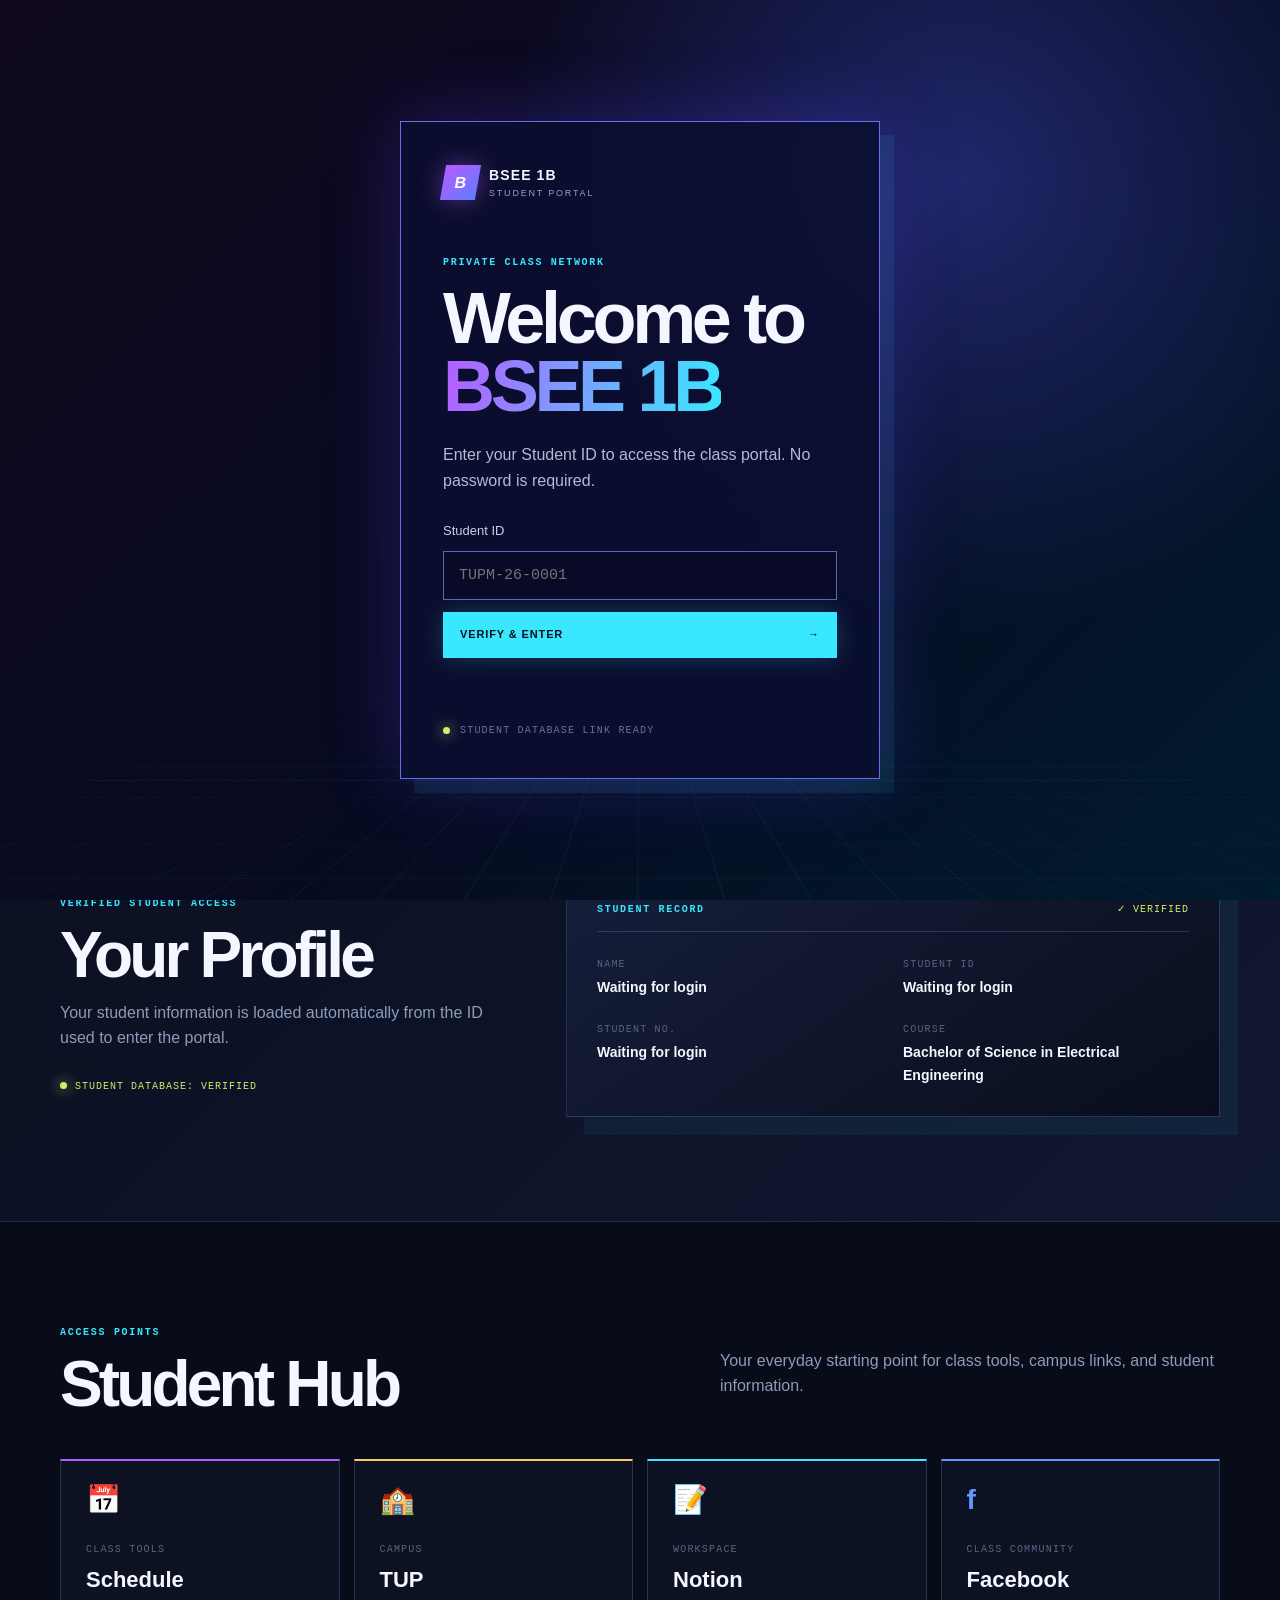
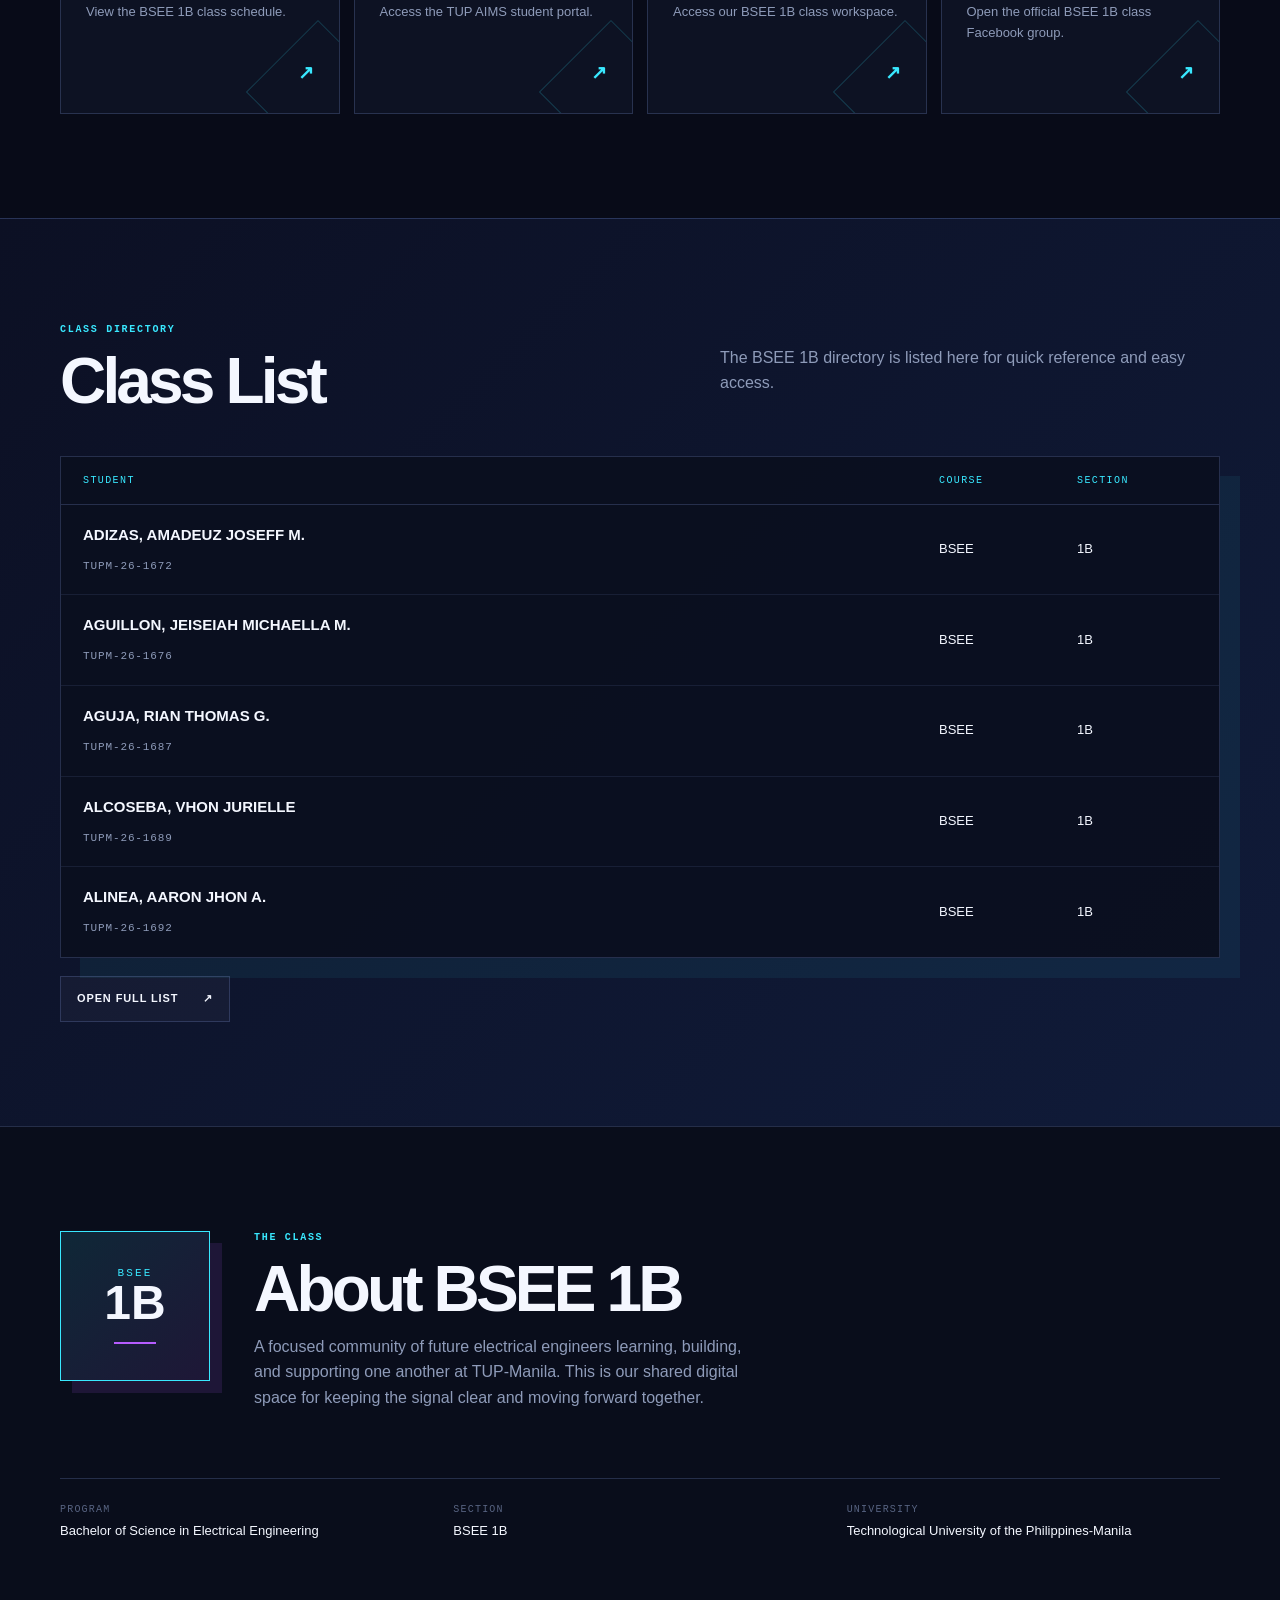
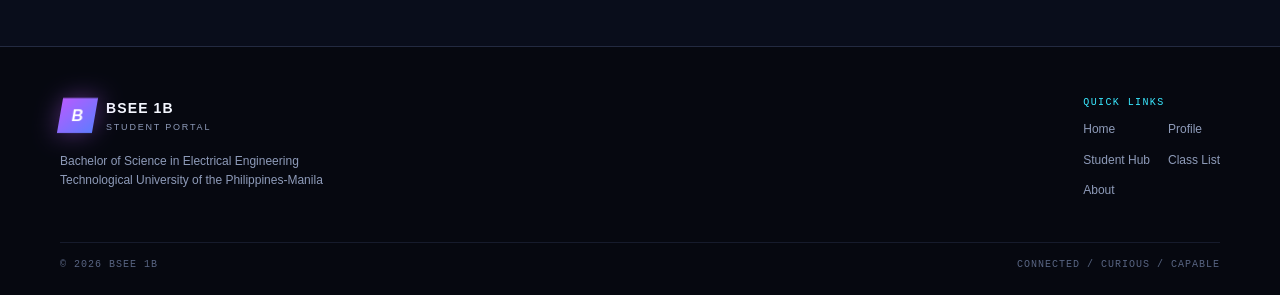
<file: index.html>
<!doctype html>
<html lang="en">
<head>
  <meta charset="UTF-8">
  <meta name="viewport" content="width=device-width, initial-scale=1.0">
  <meta name="theme-color" content="#080b2e">
  <meta name="description" content="BSEE 1B student portal for the Technological University of the Philippines-Manila.">
  <title>BSEE 1B | Student Portal</title>
  <link rel="stylesheet" href="css/style.css">
  <link rel="stylesheet" href="css/access.css">
  <link rel="stylesheet" href="css/responsive.css">
</head>
<body class="gate-locked">
<section class="access-gate" id="accessGate" aria-labelledby="accessTitle"><div class="gate-grid"></div><div class="gate-card"><div class="gate-brand"><span class="brand-mark">B</span><span><strong>BSEE 1B</strong><small>STUDENT PORTAL</small></span></div><p class="eyebrow">PRIVATE CLASS NETWORK</p><h1 id="accessTitle">Welcome to<br><span>BSEE 1B</span></h1><p class="gate-copy">Enter your Student ID to access the class portal. No password is required.</p><form id="accessForm" novalidate><label for="accessStudentId">Student ID</label><input id="accessStudentId" type="text" placeholder="TUPM-26-0001" autocomplete="off" required><button class="button button-primary" type="submit">Verify &amp; Enter <span>&#8594;</span></button><p class="gate-message" id="gateMessage" role="status"></p></form><div class="gate-foot"><span class="status-dot"></span>STUDENT DATABASE LINK READY</div></div></section>
<header class="site-header"><nav class="nav shell" aria-label="Main navigation">
  <a class="brand" href="#home"><span class="brand-mark">B</span><span><strong>BSEE 1B</strong><small>STUDENT PORTAL</small></span></a>
  <button class="menu-toggle" id="menuToggle" type="button" aria-label="Open navigation" aria-expanded="false"><span></span><span></span><span></span></button>
  <div class="nav-links" id="navLinks"><a href="#home">Home</a><a href="#profile">Profile</a><a href="#hub">Student Hub</a><a href="#class-list">Class List</a><a href="#about">About</a></div>
</nav></header>
<main>
<section class="hero" id="home"><div class="hero-grid"></div><div class="orbit orbit-one"></div><div class="orbit orbit-two"></div><div class="shell hero-content"><p class="eyebrow"><span class="status-dot"></span>CLASS NETWORK / 2026-2027</p><h1>BSEE <span>1B</span></h1><p class="hero-program">Bachelor of Science in Electrical Engineering</p><p class="hero-university">Technological University of the Philippines-Manila</p><p class="hero-copy">Welcome to the BSEE 1B student hub - a central place for our class schedule, resources, announcements, and student information.</p><a class="button button-primary" href="#profile">View Your Profile <span aria-hidden="true">&#8594;</span></a><div class="hero-foot"><span>01 / 05</span><i></i><span>BUILD THE CIRCUIT</span></div></div></section>
<section class="section profile-section" id="profile"><div class="shell profile-layout"><div class="profile-intro"><p class="eyebrow">VERIFIED STUDENT ACCESS</p><h2 id="profileName">Your Profile</h2><p>Your student information is loaded automatically from the ID used to enter the portal.</p><div class="profile-signal"><span></span>STUDENT DATABASE: VERIFIED</div></div><div class="profile-panel"><div class="result-top"><span class="eyebrow">STUDENT RECORD</span><span class="verified">&#10003; VERIFIED</span></div><div class="result-data"><div><span>NAME</span><strong id="profileNameDetail">Waiting for login</strong></div><div><span>STUDENT ID</span><strong id="profileStudentId">Waiting for login</strong></div><div><span>STUDENT NO.</span><strong id="profileStudentNo">Waiting for login</strong></div><div><span>COURSE</span><strong>Bachelor of Science in Electrical Engineering</strong></div></div></div></div></section>
<section class="section hub-section" id="hub"><div class="shell"><div class="section-heading"><div><p class="eyebrow">ACCESS POINTS</p><h2>Student Hub</h2></div><p>Your everyday starting point for class tools, campus links, and student information.</p></div><div class="hub-grid">
<a class="feature-card" data-link="schedule" href="#"><span class="card-icon">&#128197;</span><span class="card-label">CLASS TOOLS</span><h3>Schedule</h3><p>View the BSEE 1B class schedule.</p><b class="card-arrow">&#8599;</b></a>
<a class="feature-card gold" href="https://ers.tup.edu.ph/aims/students/" target="_blank" rel="noopener noreferrer"><span class="card-icon">&#127979;</span><span class="card-label">CAMPUS</span><h3>TUP</h3><p>Access the TUP AIMS student portal.</p><b class="card-arrow">&#8599;</b></a>
<a class="feature-card cyan" data-link="notion" href="#"><span class="card-icon">&#128221;</span><span class="card-label">WORKSPACE</span><h3>Notion</h3><p>Access our BSEE 1B class workspace.</p><b class="card-arrow">&#8599;</b></a>
<a class="feature-card blue" data-link="facebook" href="#"><span class="card-icon">f</span><span class="card-label">CLASS COMMUNITY</span><h3>Facebook</h3><p>Open the official BSEE 1B class Facebook group.</p><b class="card-arrow">&#8599;</b></a>
</div></div></section>
<section class="section class-list-section" id="class-list"><div class="shell"><div class="section-heading"><div><p class="eyebrow">CLASS DIRECTORY</p><h2>Class List</h2></div><p>The BSEE 1B directory is listed here for quick reference and easy access.</p></div><div class="class-list-panel" aria-label="BSEE 1B class list">
  <div class="class-list-header"><span>Student</span><span>Course</span><span>Section</span></div>
  <div class="class-list-row"><div class="student-meta"><strong>ADIZAS, AMADEUZ JOSEFF M.</strong><small>TUPM-26-1672</small></div><span>BSEE</span><span>1B</span></div>
  <div class="class-list-row"><div class="student-meta"><strong>AGUILLON, JEISEIAH MICHAELLA M.</strong><small>TUPM-26-1676</small></div><span>BSEE</span><span>1B</span></div>
  <div class="class-list-row"><div class="student-meta"><strong>AGUJA, RIAN THOMAS G.</strong><small>TUPM-26-1687</small></div><span>BSEE</span><span>1B</span></div>
  <div class="class-list-row"><div class="student-meta"><strong>ALCOSEBA, VHON JURIELLE</strong><small>TUPM-26-1689</small></div><span>BSEE</span><span>1B</span></div>
  <div class="class-list-row"><div class="student-meta"><strong>ALINEA, AARON JHON A.</strong><small>TUPM-26-1692</small></div><span>BSEE</span><span>1B</span></div>
</div><div class="class-list-actions"><a class="button button-quiet" href="class-list.html" target="_blank" rel="noopener noreferrer">Open Full List <span>&#8599;</span></a></div></div></section>
<section class="section about-section" id="about"><div class="shell about-layout"><div class="class-badge"><span>BSEE</span><strong>1B</strong><i></i></div><div><p class="eyebrow">THE CLASS</p><h2>About BSEE 1B</h2><p class="about-copy">A focused community of future electrical engineers learning, building, and supporting one another at TUP-Manila. This is our shared digital space for keeping the signal clear and moving forward together.</p></div><dl class="about-facts"><div><dt>PROGRAM</dt><dd>Bachelor of Science in Electrical Engineering</dd></div><div><dt>SECTION</dt><dd>BSEE 1B</dd></div><div><dt>UNIVERSITY</dt><dd>Technological University of the Philippines-Manila</dd></div></dl></div></section>
</main>
<footer class="site-footer"><div class="shell footer-layout"><div><a class="brand" href="#home"><span class="brand-mark">B</span><span><strong>BSEE 1B</strong><small>STUDENT PORTAL</small></span></a><p>Bachelor of Science in Electrical Engineering<br>Technological University of the Philippines-Manila</p></div><div class="footer-nav"><span>QUICK LINKS</span><a href="#home">Home</a><a href="#profile">Profile</a><a href="#hub">Student Hub</a><a href="#class-list">Class List</a><a href="#about">About</a></div></div><div class="shell footer-bottom"><span>&copy; 2026 BSEE 1B</span><span>CONNECTED / CURIOUS / CAPABLE</span></div></footer>
<div class="dialog-backdrop hidden" id="scheduleDialog" role="dialog" aria-modal="true" aria-labelledby="scheduleDialogTitle"><div class="choice-dialog"><button class="dialog-close" id="closeScheduleDialog" type="button" aria-label="Close">&times;</button><p class="eyebrow">CLASS TOOL</p><h2 id="scheduleDialogTitle">Schedule App Room</h2><p>Enter this room code in the BSEE 1B schedule app to open your class schedule.</p><div class="schedule-room-box"><span>Room Code</span><strong id="scheduleRoomCode">NFKN</strong></div><div class="choice-actions"><a class="button button-primary" id="scheduleDownloadLink" href="https://play.google.com/store/apps/details?id=com.ici.mysched" target="_blank" rel="noopener noreferrer">Open App <span>&#8599;</span></a></div><small class="dialog-note">Android app package: com.ici.mysched</small></div></div>
<script src="js/script.js"></script>
</body></html>
</file>
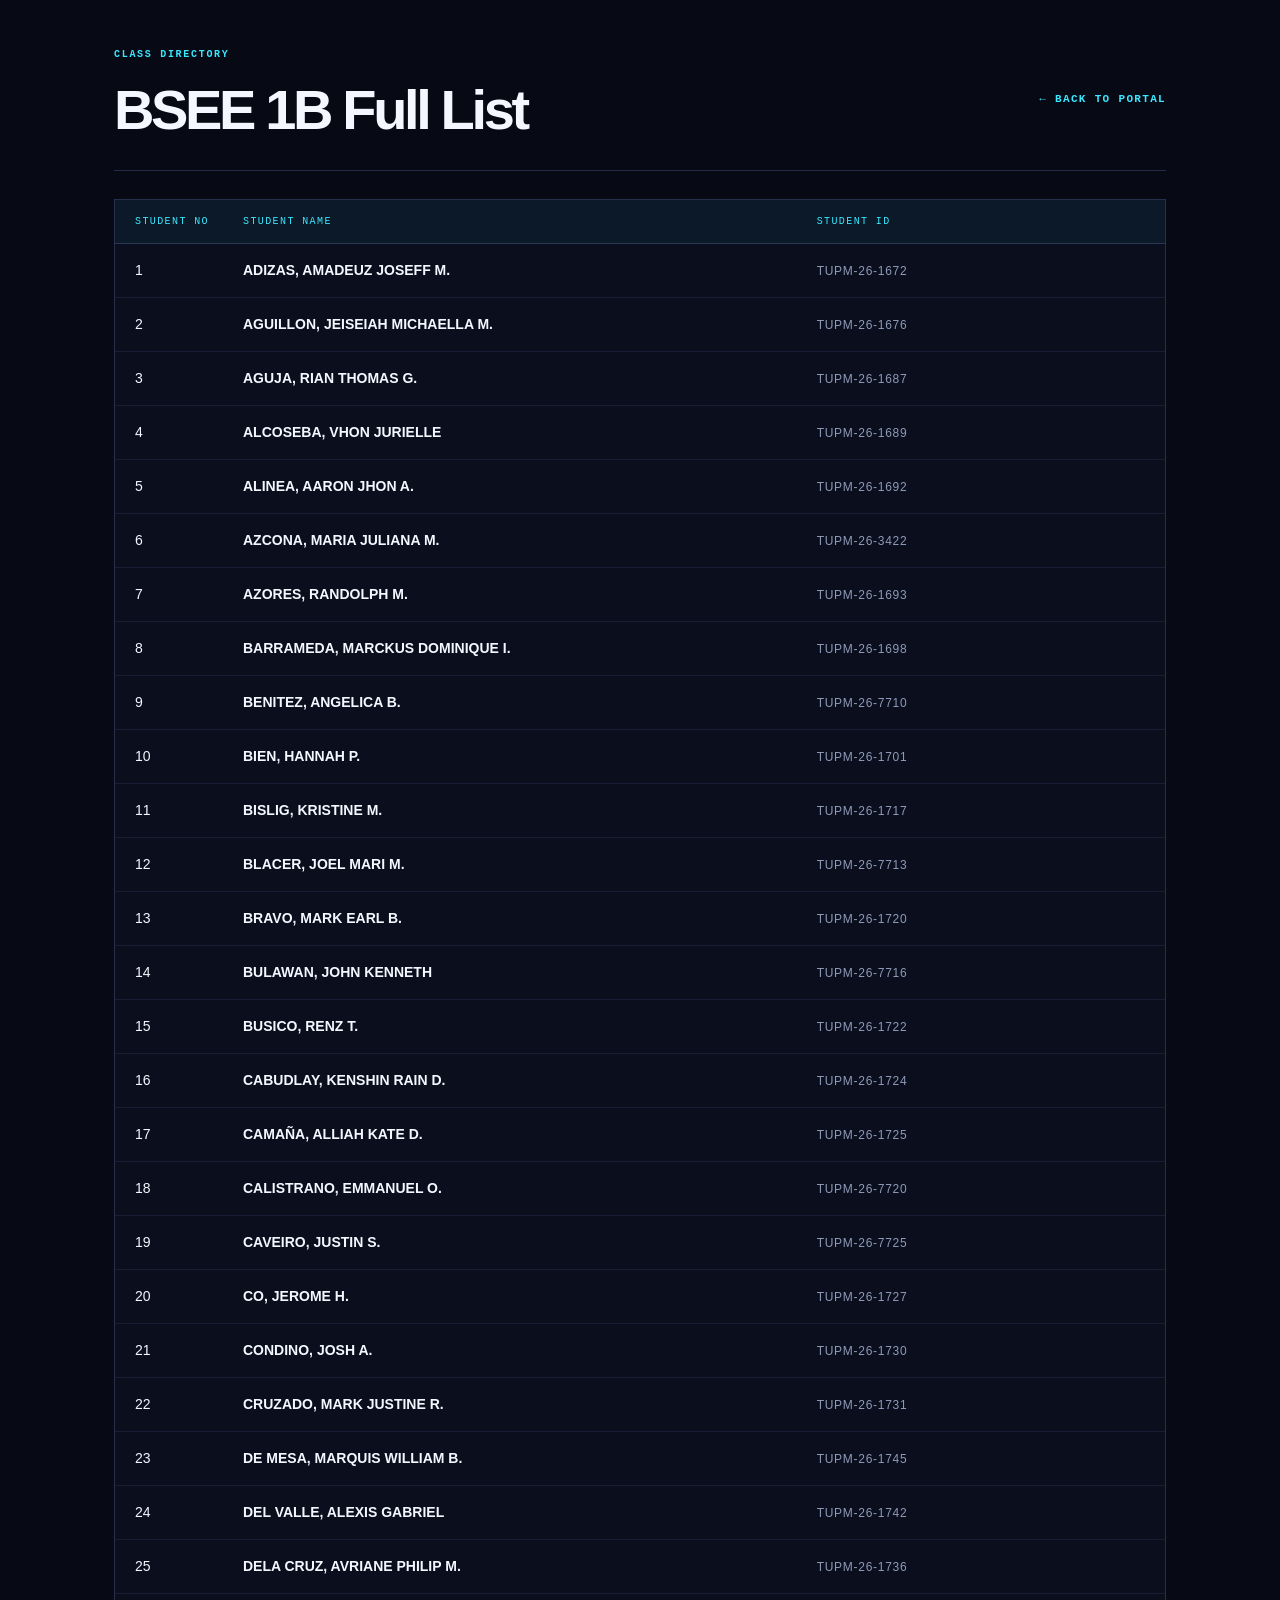
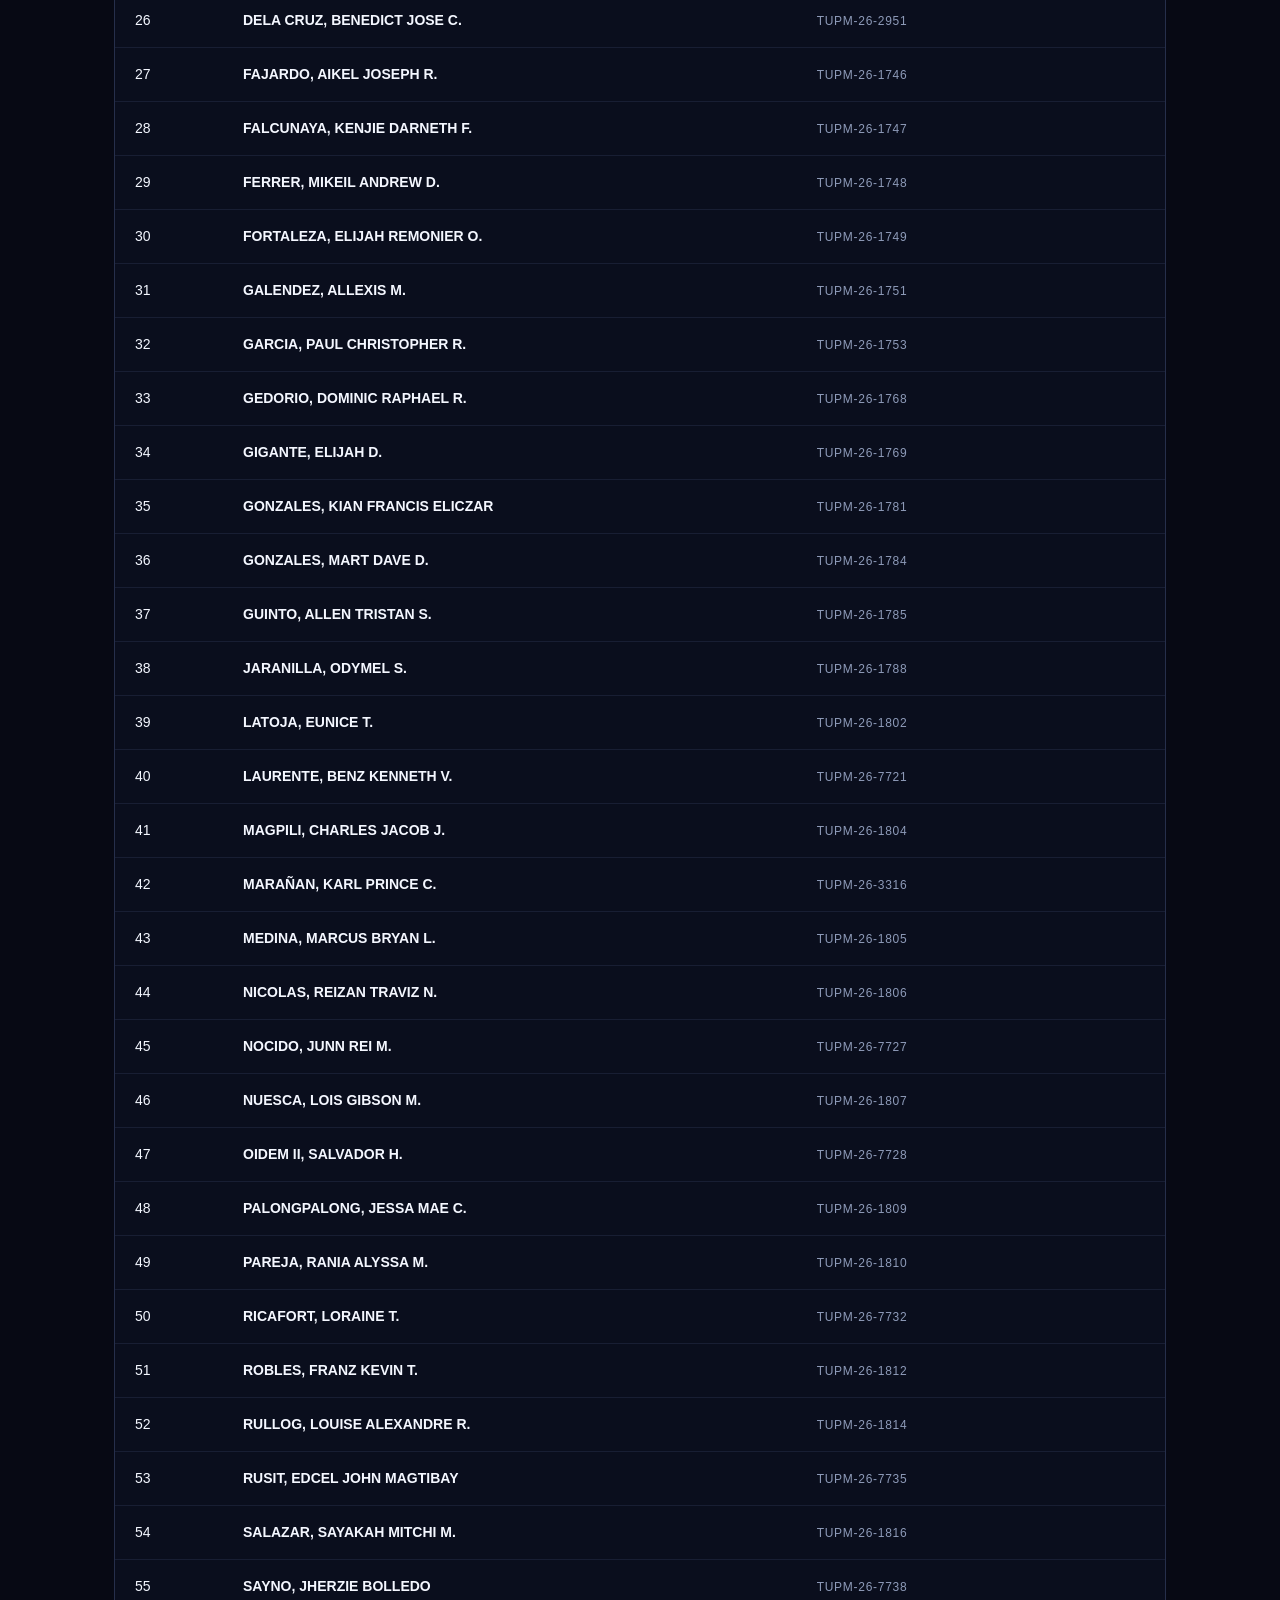
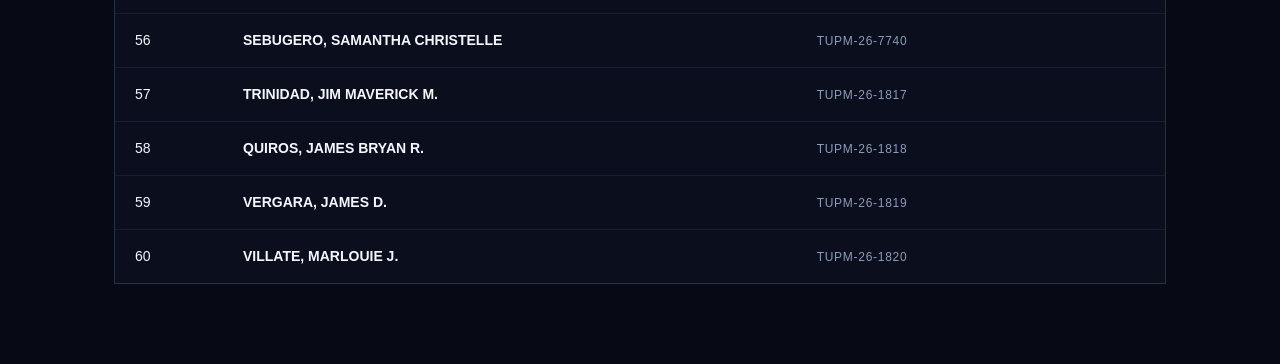
<file: class-list.html>
<!doctype html>
<html lang="en">
<head>
  <meta charset="UTF-8">
  <meta name="viewport" content="width=device-width, initial-scale=1.0">
  <title>BSEE 1B | Full Class List</title>
  <style>
    :root {
      --bg: #070914;
      --surface: #0d1223;
      --surface-raised: #121a30;
      --line: rgba(121, 145, 211, .25);
      --ink: #f4f7ff;
      --muted: #8e9bb9;
      --cyan: #39e8ff;
      --lime: #c8f36a;
    }
    * { box-sizing: border-box; }
    body {
      margin: 0;
      font-family: "Segoe UI", Arial, sans-serif;
      background: var(--bg);
      color: var(--ink);
      line-height: 1.5;
    }
    .page {
      max-width: 1100px;
      margin: 0 auto;
      padding: 48px 24px 80px;
    }
    .header {
      display: flex;
      align-items: center;
      justify-content: space-between;
      gap: 16px;
      margin-bottom: 28px;
      padding-bottom: 18px;
      border-bottom: 1px solid var(--line);
    }
    .back-link {
      display: inline-flex;
      align-items: center;
      gap: 8px;
      color: var(--cyan);
      font: 700 11px/1.4 monospace;
      letter-spacing: .12em;
      text-transform: uppercase;
      text-decoration: none;
    }
    .eyebrow {
      margin: 0 0 6px;
      color: var(--cyan);
      font: 700 10px/1.4 monospace;
      letter-spacing: .17em;
      text-transform: uppercase;
    }
    h1 {
      margin: 0;
      font-size: clamp(34px, 5vw, 56px);
      letter-spacing: -.06em;
    }
    .panel {
      border: 1px solid var(--line);
      background: rgba(10, 15, 31, .9);
      overflow: hidden;
    }
    .table-head, .row {
      display: grid;
      grid-template-columns: 90px minmax(0, 2.2fr) minmax(0, 1.3fr);
      gap: 18px;
      align-items: center;
      padding: 16px 20px;
    }
    .table-head {
      background: rgba(57, 232, 255, .05);
      color: var(--cyan);
      font: 10px monospace;
      letter-spacing: .14em;
      text-transform: uppercase;
      border-bottom: 1px solid var(--line);
    }
    .row {
      border-bottom: 1px solid rgba(121, 145, 211, .12);
      font-size: 14px;
    }
    .row:last-child { border-bottom: none; }
    .row:hover { background: rgba(57, 232, 255, .04); }
    .student-name {
      font-weight: 600;
      color: var(--ink);
    }
    .student-id {
      color: var(--muted);
      font-size: 12px;
      letter-spacing: .06em;
    }
    @media (max-width: 640px) {
      .table-head { display: none; }
      .row {
        grid-template-columns: 1fr;
        gap: 10px;
        padding: 18px 18px 14px;
      }
      .row > span {
        display: flex;
        align-items: center;
        justify-content: space-between;
        gap: 12px;
        word-break: break-word;
      }
      .row > span:first-child {
        padding-bottom: 8px;
        border-bottom: 1px solid rgba(121, 145, 211, .12);
      }
      .row > span:first-child::before {
        content: "Student No";
        color: var(--cyan);
        font: 10px monospace;
        letter-spacing: .12em;
        text-transform: uppercase;
      }
      .row > span:nth-child(2)::before {
        content: "Student Name";
        color: var(--cyan);
        font: 10px monospace;
        letter-spacing: .12em;
        text-transform: uppercase;
      }
      .row > span:nth-child(3)::before {
        content: "Student ID";
        color: var(--cyan);
        font: 10px monospace;
        letter-spacing: .12em;
        text-transform: uppercase;
      }
      .student-name, .student-id {
        text-align: right;
      }
    }
  </style>
</head>
<body>
  <div class="page">
    <div class="header">
      <div>
        <p class="eyebrow">CLASS DIRECTORY</p>
        <h1>BSEE 1B Full List</h1>
      </div>
      <a class="back-link" href="index.html">&larr; Back to Portal</a>
    </div>

    <div class="panel" aria-label="Full BSEE 1B class list">
      <div class="table-head"><span>Student No</span><span>Student Name</span><span>Student ID</span></div>
      <div class="row"><span>1</span><span class="student-name">ADIZAS, AMADEUZ JOSEFF M.</span><span class="student-id">TUPM-26-1672</span></div>
      <div class="row"><span>2</span><span class="student-name">AGUILLON, JEISEIAH MICHAELLA M.</span><span class="student-id">TUPM-26-1676</span></div>
      <div class="row"><span>3</span><span class="student-name">AGUJA, RIAN THOMAS G.</span><span class="student-id">TUPM-26-1687</span></div>
      <div class="row"><span>4</span><span class="student-name">ALCOSEBA, VHON JURIELLE</span><span class="student-id">TUPM-26-1689</span></div>
      <div class="row"><span>5</span><span class="student-name">ALINEA, AARON JHON A.</span><span class="student-id">TUPM-26-1692</span></div>
      <div class="row"><span>6</span><span class="student-name">AZCONA, MARIA JULIANA M.</span><span class="student-id">TUPM-26-3422</span></div>
      <div class="row"><span>7</span><span class="student-name">AZORES, RANDOLPH M.</span><span class="student-id">TUPM-26-1693</span></div>
      <div class="row"><span>8</span><span class="student-name">BARRAMEDA, MARCKUS DOMINIQUE I.</span><span class="student-id">TUPM-26-1698</span></div>
      <div class="row"><span>9</span><span class="student-name">BENITEZ, ANGELICA B.</span><span class="student-id">TUPM-26-7710</span></div>
      <div class="row"><span>10</span><span class="student-name">BIEN, HANNAH P.</span><span class="student-id">TUPM-26-1701</span></div>
      <div class="row"><span>11</span><span class="student-name">BISLIG, KRISTINE M.</span><span class="student-id">TUPM-26-1717</span></div>
      <div class="row"><span>12</span><span class="student-name">BLACER, JOEL MARI M.</span><span class="student-id">TUPM-26-7713</span></div>
      <div class="row"><span>13</span><span class="student-name">BRAVO, MARK EARL B.</span><span class="student-id">TUPM-26-1720</span></div>
      <div class="row"><span>14</span><span class="student-name">BULAWAN, JOHN KENNETH</span><span class="student-id">TUPM-26-7716</span></div>
      <div class="row"><span>15</span><span class="student-name">BUSICO, RENZ T.</span><span class="student-id">TUPM-26-1722</span></div>
      <div class="row"><span>16</span><span class="student-name">CABUDLAY, KENSHIN RAIN D.</span><span class="student-id">TUPM-26-1724</span></div>
      <div class="row"><span>17</span><span class="student-name">CAMAÑA, ALLIAH KATE D.</span><span class="student-id">TUPM-26-1725</span></div>
      <div class="row"><span>18</span><span class="student-name">CALISTRANO, EMMANUEL O.</span><span class="student-id">TUPM-26-7720</span></div>
      <div class="row"><span>19</span><span class="student-name">CAVEIRO, JUSTIN S.</span><span class="student-id">TUPM-26-7725</span></div>
      <div class="row"><span>20</span><span class="student-name">CO, JEROME H.</span><span class="student-id">TUPM-26-1727</span></div>
      <div class="row"><span>21</span><span class="student-name">CONDINO, JOSH A.</span><span class="student-id">TUPM-26-1730</span></div>
      <div class="row"><span>22</span><span class="student-name">CRUZADO, MARK JUSTINE R.</span><span class="student-id">TUPM-26-1731</span></div>
      <div class="row"><span>23</span><span class="student-name">DE MESA, MARQUIS WILLIAM B.</span><span class="student-id">TUPM-26-1745</span></div>
      <div class="row"><span>24</span><span class="student-name">DEL VALLE, ALEXIS GABRIEL</span><span class="student-id">TUPM-26-1742</span></div>
      <div class="row"><span>25</span><span class="student-name">DELA CRUZ, AVRIANE PHILIP M.</span><span class="student-id">TUPM-26-1736</span></div>
      <div class="row"><span>26</span><span class="student-name">DELA CRUZ, BENEDICT JOSE C.</span><span class="student-id">TUPM-26-2951</span></div>
      <div class="row"><span>27</span><span class="student-name">FAJARDO, AIKEL JOSEPH R.</span><span class="student-id">TUPM-26-1746</span></div>
      <div class="row"><span>28</span><span class="student-name">FALCUNAYA, KENJIE DARNETH F.</span><span class="student-id">TUPM-26-1747</span></div>
      <div class="row"><span>29</span><span class="student-name">FERRER, MIKEIL ANDREW D.</span><span class="student-id">TUPM-26-1748</span></div>
      <div class="row"><span>30</span><span class="student-name">FORTALEZA, ELIJAH REMONIER O.</span><span class="student-id">TUPM-26-1749</span></div>
      <div class="row"><span>31</span><span class="student-name">GALENDEZ, ALLEXIS M.</span><span class="student-id">TUPM-26-1751</span></div>
      <div class="row"><span>32</span><span class="student-name">GARCIA, PAUL CHRISTOPHER R.</span><span class="student-id">TUPM-26-1753</span></div>
      <div class="row"><span>33</span><span class="student-name">GEDORIO, DOMINIC RAPHAEL R.</span><span class="student-id">TUPM-26-1768</span></div>
      <div class="row"><span>34</span><span class="student-name">GIGANTE, ELIJAH D.</span><span class="student-id">TUPM-26-1769</span></div>
      <div class="row"><span>35</span><span class="student-name">GONZALES, KIAN FRANCIS ELICZAR</span><span class="student-id">TUPM-26-1781</span></div>
      <div class="row"><span>36</span><span class="student-name">GONZALES, MART DAVE D.</span><span class="student-id">TUPM-26-1784</span></div>
      <div class="row"><span>37</span><span class="student-name">GUINTO, ALLEN TRISTAN S.</span><span class="student-id">TUPM-26-1785</span></div>
      <div class="row"><span>38</span><span class="student-name">JARANILLA, ODYMEL S.</span><span class="student-id">TUPM-26-1788</span></div>
      <div class="row"><span>39</span><span class="student-name">LATOJA, EUNICE T.</span><span class="student-id">TUPM-26-1802</span></div>
      <div class="row"><span>40</span><span class="student-name">LAURENTE, BENZ KENNETH V.</span><span class="student-id">TUPM-26-7721</span></div>
      <div class="row"><span>41</span><span class="student-name">MAGPILI, CHARLES JACOB J.</span><span class="student-id">TUPM-26-1804</span></div>
      <div class="row"><span>42</span><span class="student-name">MARAÑAN, KARL PRINCE C.</span><span class="student-id">TUPM-26-3316</span></div>
      <div class="row"><span>43</span><span class="student-name">MEDINA, MARCUS BRYAN L.</span><span class="student-id">TUPM-26-1805</span></div>
      <div class="row"><span>44</span><span class="student-name">NICOLAS, REIZAN TRAVIZ N.</span><span class="student-id">TUPM-26-1806</span></div>
      <div class="row"><span>45</span><span class="student-name">NOCIDO, JUNN REI M.</span><span class="student-id">TUPM-26-7727</span></div>
      <div class="row"><span>46</span><span class="student-name">NUESCA, LOIS GIBSON M.</span><span class="student-id">TUPM-26-1807</span></div>
      <div class="row"><span>47</span><span class="student-name">OIDEM II, SALVADOR H.</span><span class="student-id">TUPM-26-7728</span></div>
      <div class="row"><span>48</span><span class="student-name">PALONGPALONG, JESSA MAE C.</span><span class="student-id">TUPM-26-1809</span></div>
      <div class="row"><span>49</span><span class="student-name">PAREJA, RANIA ALYSSA M.</span><span class="student-id">TUPM-26-1810</span></div>
      <div class="row"><span>50</span><span class="student-name">RICAFORT, LORAINE T.</span><span class="student-id">TUPM-26-7732</span></div>
      <div class="row"><span>51</span><span class="student-name">ROBLES, FRANZ KEVIN T.</span><span class="student-id">TUPM-26-1812</span></div>
      <div class="row"><span>52</span><span class="student-name">RULLOG, LOUISE ALEXANDRE R.</span><span class="student-id">TUPM-26-1814</span></div>
      <div class="row"><span>53</span><span class="student-name">RUSIT, EDCEL JOHN MAGTIBAY</span><span class="student-id">TUPM-26-7735</span></div>
      <div class="row"><span>54</span><span class="student-name">SALAZAR, SAYAKAH MITCHI M.</span><span class="student-id">TUPM-26-1816</span></div>
      <div class="row"><span>55</span><span class="student-name">SAYNO, JHERZIE BOLLEDO</span><span class="student-id">TUPM-26-7738</span></div>
      <div class="row"><span>56</span><span class="student-name">SEBUGERO, SAMANTHA CHRISTELLE</span><span class="student-id">TUPM-26-7740</span></div>
      <div class="row"><span>57</span><span class="student-name">TRINIDAD, JIM MAVERICK M.</span><span class="student-id">TUPM-26-1817</span></div>
      <div class="row"><span>58</span><span class="student-name">QUIROS, JAMES BRYAN R.</span><span class="student-id">TUPM-26-1818</span></div>
      <div class="row"><span>59</span><span class="student-name">VERGARA, JAMES D.</span><span class="student-id">TUPM-26-1819</span></div>
      <div class="row"><span>60</span><span class="student-name">VILLATE, MARLOUIE J.</span><span class="student-id">TUPM-26-1820</span></div>
    </div>
  </div>
</body>
</html>
</file>
<file: css/style.css>
:root {
  --bg: #070914;
  --surface: #0d1223;
  --surface-raised: #121a30;
  --surface-hot: #17203d;
  --ink: #f4f7ff;
  --muted: #8e9bb9;
  --dim: #586482;
  --line: rgba(121, 145, 211, .25);
  --violet: #b65cff;
  --cyan: #39e8ff;
  --lime: #c8f36a;
  --gold: #ffc965;
  --shell: 1160px;
  --nav-height: 76px;
}
* { box-sizing: border-box; }
html { scroll-behavior: smooth; scroll-padding-top: calc(var(--nav-height) + 18px); overflow-x: hidden; }
body { margin: 0; background: var(--bg); color: var(--ink); font-family: "Segoe UI", Arial, sans-serif; line-height: 1.6; overflow-x: hidden; }
body::before { content: ""; position: fixed; inset: 0; pointer-events: none; opacity: .2; background-image: linear-gradient(rgba(77, 111, 190, .12) 1px, transparent 1px), linear-gradient(90deg, rgba(77, 111, 190, .12) 1px, transparent 1px); background-size: 48px 48px; mask-image: linear-gradient(to bottom, black, transparent 75%); }
body::after { content: ""; position: fixed; inset: 0; pointer-events: none; background: radial-gradient(circle at 15% 10%, rgba(182, 92, 255, .1), transparent 28%), radial-gradient(circle at 85% 70%, rgba(57, 232, 255, .08), transparent 30%); }
a { color: inherit; text-decoration: none; } button { font: inherit; cursor: pointer; }
.shell { width: min(var(--shell), calc(100% - 48px)); margin-inline: auto; }
.site-header { position: sticky; top: 0; z-index: 10; min-height: var(--nav-height); background: rgba(7, 9, 20, .9); border-bottom: 1px solid var(--line); backdrop-filter: blur(18px); }
.nav { min-height: var(--nav-height); display: flex; align-items: center; justify-content: space-between; gap: 20px; }
.brand { display: flex; align-items: center; gap: 11px; flex-shrink: 0; }.brand-mark { display: grid; place-items: center; width: 35px; height: 35px; color: #fff; background: linear-gradient(135deg, var(--violet), #5f7cff); font-weight: 800; transform: skew(-10deg); box-shadow: 0 0 24px rgba(182, 92, 255, .42); }.brand strong, .brand small { display: block; }.brand strong { font-size: 14px; letter-spacing: .08em; }.brand small { color: var(--muted); font-size: 9px; letter-spacing: .2em; }
.nav-links { display: flex; align-items: center; gap: 3px; }.nav-links a { min-height: 44px; display: flex; align-items: center; padding: 10px 13px; color: var(--muted); font-size: 11px; letter-spacing: .08em; text-transform: uppercase; border: 1px solid transparent; }.nav-links a:hover, .nav-links a:focus-visible { color: var(--ink); border-color: var(--line); background: rgba(57, 232, 255, .06); outline: 0; }
.menu-toggle { display: none; min-width: 44px; min-height: 44px; padding: 8px; border: 1px solid var(--line); background: transparent; }.menu-toggle span { display: block; width: 22px; height: 2px; margin: 5px auto; background: var(--ink); }
.hero { position: relative; min-height: 690px; display: flex; align-items: center; overflow: hidden; background: radial-gradient(circle at 78% 35%, #242b6c 0, #12183a 28%, transparent 58%), linear-gradient(125deg, #090b1c, #0a1026 58%, #071b2c); }.hero::after { content: ""; position: absolute; right: 9%; bottom: 8%; width: 180px; height: 180px; border: 1px solid rgba(57, 232, 255, .35); transform: rotate(45deg); box-shadow: 0 0 55px rgba(57, 232, 255, .12); }.hero-grid { position: absolute; inset: 0; background-image: linear-gradient(rgba(57, 232, 255, .1) 1px, transparent 1px), linear-gradient(90deg, rgba(57, 232, 255, .1) 1px, transparent 1px); background-size: 64px 64px; mask-image: linear-gradient(to right, black, transparent 75%); opacity: .45; }.orbit { position: absolute; border: 1px solid rgba(182, 92, 255, .35); border-radius: 50%; transform: rotate(-25deg); }.orbit-one { width: 560px; height: 210px; right: -100px; top: 110px; }.orbit-two { width: 470px; height: 160px; right: -40px; top: 155px; border-color: rgba(57, 232, 255, .3); }.hero-content { position: relative; z-index: 1; padding-block: 110px; }
.eyebrow { margin: 0 0 14px; color: var(--cyan); font: 700 10px/1.4 monospace; letter-spacing: .17em; text-transform: uppercase; }.status-dot, .profile-signal span { display: inline-block; width: 7px; height: 7px; margin-right: 8px; border-radius: 50%; background: var(--lime); box-shadow: 0 0 14px var(--lime); } h1, h2, h3, p { margin-top: 0; }
.hero h1 { max-width: 700px; margin-bottom: 20px; font-size: clamp(64px, 10vw, 128px); line-height: .86; letter-spacing: -.08em; }.hero h1 span, .gate-card h1 span { color: transparent; background: linear-gradient(100deg, var(--violet), var(--cyan)); background-clip: text; -webkit-background-clip: text; }.hero-program { max-width: 560px; margin-bottom: 4px; color: var(--ink); font-size: 22px; }.hero-university { margin-bottom: 22px; color: var(--gold); font-size: 13px; }.hero-copy { max-width: 510px; margin-bottom: 30px; color: var(--muted); }
.button { min-height: 46px; display: inline-flex; align-items: center; justify-content: space-between; gap: 25px; padding: 12px 16px; border: 1px solid transparent; font-weight: 700; font-size: 11px; letter-spacing: .08em; text-transform: uppercase; transition: transform .2s ease, border-color .2s ease, background .2s ease; }.button:hover, .button:focus-visible { transform: translateY(-2px); outline: 0; }.button-primary { color: #07101b; background: var(--cyan); box-shadow: 0 0 24px rgba(57, 232, 255, .22); }.button-primary:hover, .button-primary:focus-visible { background: #8af4ff; }.button-quiet { color: var(--ink); border-color: var(--line); background: rgba(255, 255, 255, .03); }.button-quiet:hover, .button-quiet:focus-visible { border-color: var(--cyan); background: rgba(57, 232, 255, .08); }
.hero-foot { display: flex; align-items: center; gap: 14px; margin-top: 62px; color: var(--dim); font: 10px monospace; letter-spacing: .14em; }.hero-foot i { width: 65px; height: 1px; background: var(--violet); }
.section { position: relative; padding-block: 104px; border-top: 1px solid var(--line); }.profile-section { background: linear-gradient(135deg, #0b1021, #101730); }.profile-layout { display: grid; grid-template-columns: minmax(0, .8fr) minmax(0, 1.2fr); gap: 70px; align-items: center; }.profile-intro h2, .section-heading h2, .about-layout h2 { margin-bottom: 14px; font-size: clamp(40px, 5vw, 70px); line-height: .95; letter-spacing: -.06em; }.profile-intro>p:not(.eyebrow), .section-heading>p, .about-copy { max-width: 500px; color: var(--muted); }.profile-signal { margin-top: 30px; color: var(--lime); font: 10px monospace; letter-spacing: .1em; }.profile-panel { padding: 30px; border: 1px solid var(--line); background: linear-gradient(145deg, rgba(23, 32, 61, .88), rgba(8, 12, 27, .88)); box-shadow: 18px 18px 0 rgba(57, 232, 255, .06); }.result-top { display: flex; justify-content: space-between; gap: 20px; border-bottom: 1px solid var(--line); }.verified { color: var(--lime); font: 10px monospace; letter-spacing: .1em; }.result-data { display: grid; grid-template-columns: repeat(2, minmax(0, 1fr)); gap: 26px 20px; padding-top: 27px; }.result-data span, .about-facts dt { display: block; margin-bottom: 6px; color: var(--dim); font: 10px monospace; letter-spacing: .12em; }.result-data strong { display: block; color: var(--ink); font-size: 14px; overflow-wrap: anywhere; }
.hub-section { background: #080b18; }.section-heading { display: flex; align-items: end; justify-content: space-between; gap: 40px; margin-bottom: 44px; }.section-heading h2 { margin-bottom: 0; }.hub-grid { display: grid; grid-template-columns: repeat(4, minmax(0, 1fr)); gap: 14px; }.feature-card { position: relative; min-height: 255px; display: flex; flex-direction: column; padding: 25px; border: 1px solid var(--line); border-top: 2px solid var(--violet); background: var(--surface); overflow: hidden; transition: transform .2s ease, border-color .2s ease, background .2s ease; }.feature-card::after { content: ""; position: absolute; right: -30px; bottom: -30px; width: 100px; height: 100px; border: 1px solid rgba(57, 232, 255, .2); transform: rotate(45deg); }.feature-card:hover, .feature-card:focus-visible { transform: translateY(-5px); border-color: var(--cyan); background: var(--surface-hot); outline: 0; }.feature-card.gold { border-top-color: var(--gold); }.feature-card.cyan { border-top-color: var(--cyan); }.feature-card.blue { border-top-color: #6595ff; }.card-icon { margin-bottom: 30px; color: var(--violet); font-size: 28px; line-height: 1; }.gold .card-icon { color: var(--gold); }.cyan .card-icon { color: var(--cyan); }.blue .card-icon { color: #6595ff; font-weight: 800; }.card-label { color: var(--dim); font: 10px monospace; letter-spacing: .12em; }.feature-card h3 { margin: 7px 0 5px; font-size: 22px; }.feature-card p { margin-bottom: 0; color: var(--muted); font-size: 13px; }.card-arrow { margin-top: auto; align-self: flex-end; color: var(--cyan); font-size: 19px; }
.class-list-section { background: linear-gradient(135deg, #0c1024, #101b39); }
.class-list-panel { border: 1px solid var(--line); background: rgba(10, 15, 31, .9); box-shadow: 20px 20px 0 rgba(57, 232, 255, .06); }
.class-list-header, .class-list-row { display: grid; grid-template-columns: minmax(0, 2fr) 120px 120px; align-items: center; gap: 18px; }
.class-list-header { padding: 18px 22px; border-bottom: 1px solid var(--line); color: var(--cyan); font: 10px monospace; letter-spacing: .14em; text-transform: uppercase; }
.class-list-row { padding: 18px 22px; border-bottom: 1px solid rgba(121, 145, 211, .12); }
.class-list-row:last-child { border-bottom: 0; }
.class-list-row:hover { background: rgba(57, 232, 255, .04); }
.student-meta strong { display: block; margin-bottom: 4px; font-size: 15px; }
.student-meta small { color: var(--muted); font: 11px monospace; letter-spacing: .08em; }
.class-list-row > span { color: var(--ink); font-size: 13px; }
.class-list-actions { margin-top: 18px; }
.about-section { background: #090d1b; }.about-layout { display: grid; grid-template-columns: 150px minmax(0, 1fr); gap: 44px; align-items: start; }.class-badge { width: 150px; height: 150px; display: grid; place-content: center; border: 1px solid var(--cyan); background: linear-gradient(135deg, rgba(57, 232, 255, .12), rgba(182, 92, 255, .12)); box-shadow: 12px 12px 0 rgba(182, 92, 255, .12); }.class-badge span, .class-badge strong { display: block; text-align: center; }.class-badge span { color: var(--cyan); font: 11px monospace; letter-spacing: .2em; }.class-badge strong { font-size: 48px; line-height: 1; }.class-badge i { width: 42px; height: 2px; margin: 15px auto 0; background: var(--violet); }.about-facts { grid-column: 1 / -1; display: grid; grid-template-columns: repeat(3, 1fr); gap: 20px; margin: 8px 0 0; padding-top: 25px; border-top: 1px solid var(--line); }.about-facts dd { margin: 0; color: var(--ink); font-size: 13px; }
.site-footer { padding: 50px 0 25px; border-top: 1px solid var(--line); background: #060810; }.footer-layout { display: grid; grid-template-columns: 1fr 1fr; gap: 40px; }.footer-layout p { margin-top: 18px; color: var(--muted); font-size: 12px; }.footer-nav { display: grid; grid-template-columns: repeat(2, auto); gap: 10px 18px; justify-content: end; }.footer-nav span { grid-column: 1 / -1; color: var(--cyan); font: 10px monospace; letter-spacing: .14em; }.footer-nav a { color: var(--muted); font-size: 12px; }.footer-nav a:hover { color: var(--ink); }.footer-bottom { display: flex; justify-content: space-between; gap: 20px; margin-top: 40px; padding-top: 16px; border-top: 1px solid rgba(121, 145, 211, .14); color: var(--dim); font: 10px monospace; letter-spacing: .1em; }
.hidden { display: none !important; } @keyframes portalReveal { from { opacity: 0; transform: translateY(14px); } to { opacity: 1; transform: translateY(0); } }.portal-reveal { animation: portalReveal .7s ease both; }.welcome-strip { position: fixed; right: 24px; bottom: 24px; z-index: 15; padding: 14px 18px; color: var(--ink); border: 1px solid var(--cyan); background: rgba(13, 18, 35, .95); box-shadow: 0 0 25px rgba(57, 232, 255, .18); }.welcome-strip strong { color: var(--cyan); }
.dialog-backdrop { position: fixed; inset: 0; z-index: 40; display: grid; place-items: center; padding: 24px; background: rgba(3, 6, 18, .76); backdrop-filter: blur(8px); }
.choice-dialog { position: relative; width: min(420px, 100%); padding: 28px 24px 22px; border: 1px solid var(--line); background: linear-gradient(135deg, rgba(13, 18, 35, .98), rgba(8, 12, 24, .96)); box-shadow: 18px 18px 0 rgba(57, 232, 255, .06); }
.dialog-close { position: absolute; top: 14px; right: 14px; width: 34px; height: 34px; border: 1px solid var(--line); background: transparent; color: var(--ink); font-size: 22px; line-height: 1; }
.choice-dialog h2 { margin-bottom: 12px; font-size: clamp(28px, 5vw, 42px); letter-spacing: -.05em; }
.choice-dialog p { color: var(--muted); }
.schedule-room-box { display: flex; align-items: center; justify-content: space-between; gap: 18px; margin: 18px 0 20px; padding: 16px 18px; border: 1px solid rgba(57, 232, 255, .38); background: rgba(57, 232, 255, .06); }
.schedule-room-box span { color: var(--cyan); font: 10px monospace; letter-spacing: .12em; text-transform: uppercase; }
.schedule-room-box strong { font-size: clamp(28px, 6vw, 40px); letter-spacing: .18em; }
.choice-actions { display: flex; flex-wrap: wrap; gap: 12px; margin-top: 16px; }
.choice-actions .button { flex: 1 1 180px; justify-content: center; }
.dialog-note { display: block; margin-top: 12px; color: var(--dim); font: 10px monospace; letter-spacing: .08em; }
@media (prefers-reduced-motion: reduce) { *, *::before, *::after { scroll-behavior: auto !important; animation-duration: .01ms !important; transition-duration: .01ms !important; } }
</file>
<file: css/access.css>
body.gate-locked { overflow: hidden; }
.access-gate { position: fixed; inset: 0; z-index: 50; display: grid; place-items: center; overflow: auto; padding: 28px; background: radial-gradient(circle at 75% 20%, #20276a 0, transparent 38%), linear-gradient(135deg, #10091f, #070b21 55%, #001b2d); transition: opacity .75s ease, visibility .75s ease; }
.access-gate.leaving { opacity: 0; visibility: hidden; }
.gate-grid { position: absolute; inset: 0; background-image: linear-gradient(rgba(57, 232, 255, .13) 1px, transparent 1px), linear-gradient(90deg, rgba(57, 232, 255, .13) 1px, transparent 1px); background-size: 58px 58px; transform: perspective(450px) rotateX(58deg) scale(1.5); transform-origin: center bottom; opacity: .4; }
.gate-card { position: relative; width: min(480px, 100%); padding: 42px; border: 1px solid #6570ed; background: rgba(12, 14, 48, .88); box-shadow: 14px 14px 0 rgba(57, 232, 255, .08), 0 0 70px rgba(92, 62, 255, .28); animation: gateRise .8s ease both; }
.gate-brand { display: flex; align-items: center; gap: 11px; margin-bottom: 55px; }.gate-brand strong, .gate-brand small { display: block; }.gate-brand strong { font-size: 14px; letter-spacing: .08em; }.gate-brand small { color: #95a2c4; font-size: 9px; letter-spacing: .2em; }
.gate-card h1 { margin: 0 0 22px; font-size: clamp(42px, 9vw, 72px); line-height: .95; letter-spacing: -.06em; }.gate-copy { color: #b2bad8; margin-bottom: 28px; }.access-gate label { display: block; margin-bottom: 9px; color: #c8d0ec; font-size: 13px; }.access-gate input { width: 100%; margin-bottom: 12px; padding: 15px; color: #fff; border: 1px solid #5e65ae; outline: 0; background: #080a27; font: 15px monospace; }.access-gate input:focus { border-color: var(--cyan); box-shadow: 0 0 18px rgba(70, 228, 255, .18); }.access-gate .button { width: 100%; }
.gate-message { min-height: 20px; margin: 12px 0 0; color: #ff829e; font-size: 12px; }.gate-message.loading { color: var(--cyan); }.gate-foot { display: flex; align-items: center; gap: 10px; margin-top: 35px; color: #697397; font: 10px monospace; letter-spacing: .12em; }.gate-foot .status-dot { margin: 0; }
@keyframes gateRise { from { opacity: 0; transform: translateY(20px); } to { opacity: 1; transform: translateY(0); } }
@media (max-width: 560px) { .access-gate { padding: 16px; }.gate-card { padding: 30px 22px; }.gate-brand { margin-bottom: 40px; }.gate-foot { font-size: 9px; letter-spacing: .08em; } }
</file>
<file: css/responsive.css>
@media (max-width: 900px) {
  :root { --nav-height: 70px; }
  .shell { width: min(100% - 36px, var(--shell)); }
  .nav { min-height: var(--nav-height); }
  .menu-toggle { display: block; }
  .nav-links { display: none; position: absolute; top: var(--nav-height); left: 18px; right: 18px; padding: 8px; flex-direction: column; align-items: stretch; border: 1px solid var(--line); border-top: 0; background: rgba(7, 9, 20, .98); box-shadow: 0 20px 35px rgba(0, 0, 0, .35); }
  .nav-links.open { display: flex; }
  .nav-links a { min-height: 48px; padding: 13px 14px; border-bottom: 1px solid rgba(121, 145, 211, .14); }
  .nav-links a:last-child { border-bottom: 0; }
  .hero { min-height: 620px; }
  .hero-content { padding-block: 90px; }
  .hub-grid { grid-template-columns: repeat(2, minmax(0, 1fr)); }
  .profile-layout { grid-template-columns: 1fr; gap: 40px; }
  .about-layout { grid-template-columns: 130px minmax(0, 1fr); gap: 28px; }
  .class-badge { width: 130px; height: 130px; }
}
@media (max-width: 620px) {
  html { scroll-padding-top: calc(var(--nav-height) + 10px); }
  .shell { width: calc(100% - 28px); }
  .brand { gap: 8px; }.brand-mark { width: 31px; height: 31px; }.brand strong { font-size: 12px; }.brand small { font-size: 8px; }
  .hero { min-height: 620px; }.hero-content { padding-block: 70px; }.hero h1 { font-size: clamp(58px, 18vw, 88px); }.hero-program { font-size: 18px; line-height: 1.35; }.hero-copy { font-size: 14px; }.hero-foot { flex-wrap: wrap; margin-top: 50px; }
  .section { padding-block: 68px; }.section-heading { display: block; margin-bottom: 30px; }.section-heading>p { margin-top: 18px; }.profile-intro h2, .section-heading h2, .about-layout h2 { font-size: clamp(38px, 12vw, 58px); }
  .hub-grid { grid-template-columns: 1fr; }.feature-card { min-height: 215px; padding: 23px; }.card-icon { margin-bottom: 24px; }
  .result-data { grid-template-columns: 1fr; gap: 20px; }.profile-panel { padding: 23px 19px; }
  .about-layout { grid-template-columns: 1fr; }.class-badge { width: 112px; height: 112px; }.class-badge strong { font-size: 38px; }.about-facts { grid-template-columns: 1fr; gap: 16px; }
  .class-list-header { display: none; }
  .class-list-row {
    grid-template-columns: 1fr;
    gap: 10px;
    padding: 18px 18px 14px;
  }
  .student-meta {
    padding-bottom: 8px;
    border-bottom: 1px solid rgba(121, 145, 211, .12);
  }
  .student-meta strong { font-size: 14px; line-height: 1.35; }
  .class-list-row > span {
    display: flex;
    align-items: center;
    justify-content: space-between;
    gap: 14px;
    padding-top: 8px;
    font-size: 12px;
  }
  .class-list-row > span:nth-child(2)::before,
  .class-list-row > span:nth-child(3)::before {
    color: var(--cyan);
    font: 10px monospace;
    letter-spacing: .12em;
    text-transform: uppercase;
  }
  .class-list-row > span:nth-child(2)::before { content: "Course"; }
  .class-list-row > span:nth-child(3)::before { content: "Section"; }
  .pdf-frame { height: 62vh; min-height: 320px; }.footer-layout, .footer-bottom { display: block; }.footer-nav { justify-content: start; margin-top: 30px; }.footer-bottom span { display: block; margin-top: 8px; }.welcome-strip { right: 14px; bottom: 14px; left: 14px; text-align: center; font-size: 12px; }
}
</file>
